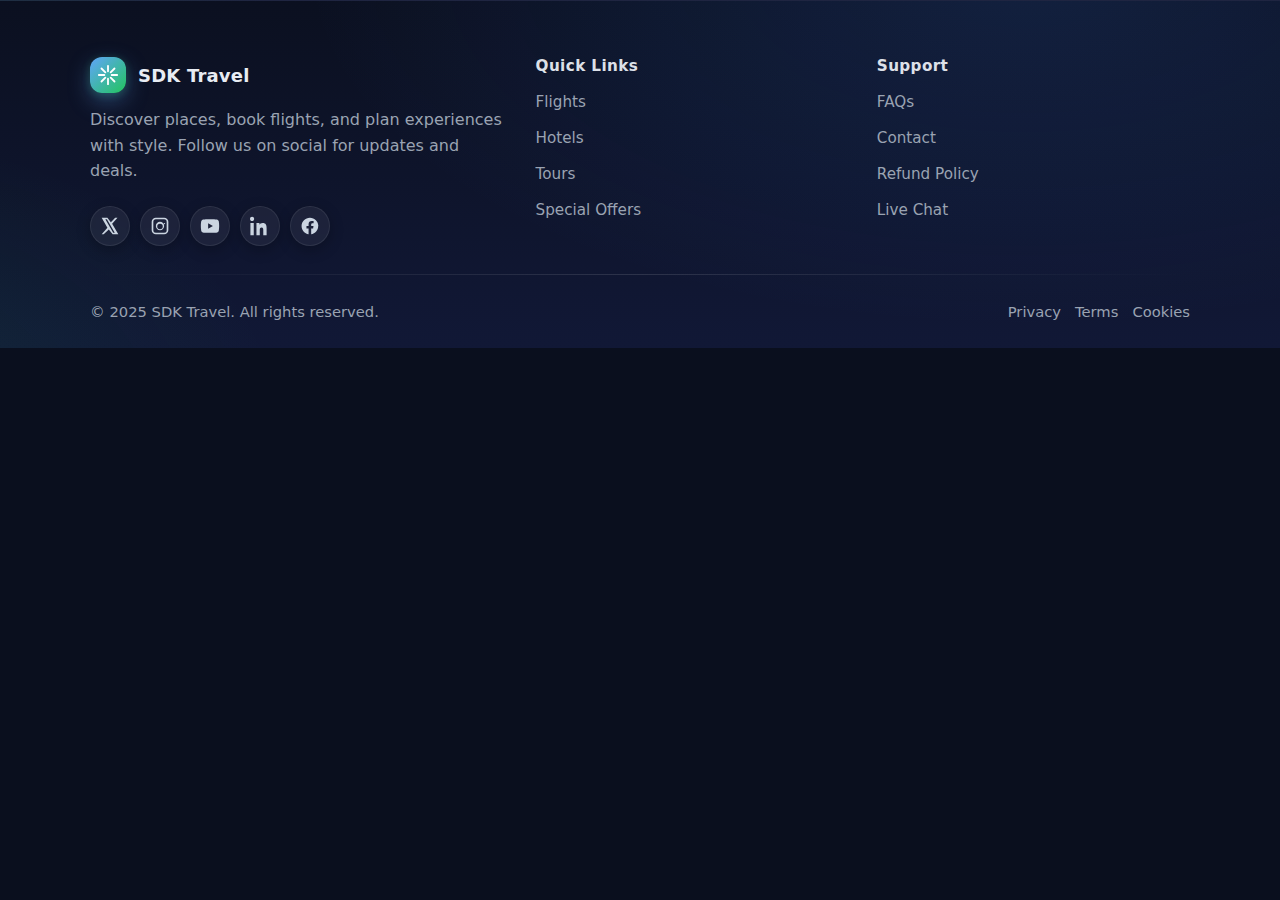
<file: HTML/ff.html>
<!DOCTYPE html>
<html lang="en">
<head>
  <meta charset="UTF-8" />
  <meta name="viewport" content="width=device-width, initial-scale=1.0" />
  <title>Beautiful Footer – HTML & CSS Only</title>
  <style>
    :root{
      --bg:#0b1020;
      --bg2:#111836;
      --text:#e8ecf3;
      --muted:#9aa3b2;
      --accent:#60a5fa;
      --ring: rgba(96,165,250,.35);
    }

    *{box-sizing:border-box}
    body{margin:0; font-family:ui-sans-serif, system-ui, -apple-system, Segoe UI, Roboto, "Helvetica Neue", Arial, "Noto Sans", "Apple Color Emoji", "Segoe UI Emoji"; color:var(--text); background:#0a0f1e;}

    /* ===== Footer ===== */
    footer.footer{
      background: radial-gradient(1200px 600px at 80% -10%, rgba(59,130,246,.15), transparent 60%),
                  radial-gradient(900px 500px at -20% 120%, rgba(34,197,94,.12), transparent 60%),
                  linear-gradient(180deg, var(--bg), var(--bg2));
      position: relative;
      overflow:hidden;
      padding: 56px 20px 28px;
      border-top: 1px solid rgba(255,255,255,.06);
      isolation:isolate;
    }

    .container{max-width:1100px; margin-inline:auto;}

    .footer-top{
      display:grid;
      grid-template-columns: 1.2fr .9fr .9fr;
      gap: 28px;
    }

    /* Brand */
    .brand{
      display:flex; flex-direction:column; gap:14px;
    }
    .logo{
      display:inline-flex; align-items:center; gap:12px; text-decoration:none; color:var(--text);
      font-weight:700; font-size:1.125rem; letter-spacing:.2px;
    }
    .logo-mark{
      inline-size:36px; block-size:36px; border-radius:12px; display:grid; place-items:center;
      background: linear-gradient(135deg, #60a5fa, #22c55e);
      box-shadow: 0 8px 22px rgba(96,165,250,.35), 0 2px 8px rgba(34,197,94,.25);
    }
    .brand p{margin:0; color:var(--muted); line-height:1.6;}

    /* Links */
    .footer-col h4{margin:0 0 14px; font-size:0.95rem; letter-spacing:.4px; opacity:.95}
    .footer-links{list-style:none; padding:0; margin:0; display:grid; gap:10px}
    .footer-links a{
      color:var(--muted); text-decoration:none; font-size:.95rem; transition:.25s ease;
      padding:4px 0; border-radius:8px; display:inline-flex; align-items:center; gap:10px;
    }
    .footer-links a:hover{ color:var(--text); transform: translateX(3px); }

    /* Socials */
    .socials{display:flex; gap:10px; margin-top:8px}
    .socials a{
      inline-size:40px; block-size:40px; display:grid; place-items:center; border-radius:50%;
      background: rgba(255,255,255,.06); border:1px solid rgba(255,255,255,.08);
      text-decoration:none; transition: transform .25s ease, box-shadow .25s ease, background .25s ease;
      backdrop-filter: blur(4px);
      box-shadow: 0 4px 14px rgba(0,0,0,.25);
    }
    .socials a:hover{ transform:translateY(-3px); box-shadow:0 10px 24px rgba(0,0,0,.35); background:rgba(255,255,255,.12); }
    .socials svg{width:20px; height:20px; fill:currentColor; color:#cbd5e1}

    /* Divider & bottom */
    .divider{height:1px; background:linear-gradient(90deg, transparent, rgba(255,255,255,.12), transparent); margin:28px 0}

    .footer-bottom{
      display:flex; align-items:center; justify-content:space-between; gap:16px; color:var(--muted); font-size:.92rem;
    }

    .policy{display:flex; gap:14px; flex-wrap:wrap}
    .policy a{ color:var(--muted); text-decoration:none; transition:.2s; }
    .policy a:hover{ color:var(--text) }

    /* Responsive */
    @media (max-width:900px){
      .footer-top{ grid-template-columns:1fr 1fr; }
    }
    @media (max-width:640px){
      footer.footer{ padding: 44px 16px 24px; }
      .footer-top{ grid-template-columns:1fr; }
      .footer-bottom{ flex-direction:column; align-items:flex-start; }
    }
  </style>
</head>
<body>

  <!-- ===== Your page content would go here ===== -->

  <footer class="footer">
    <div class="container">
      <div class="footer-top">
        <div class="brand">
          <a class="logo" href="#" aria-label="Brand home">
            <span class="logo-mark" aria-hidden="true">
              <!-- Simple spark logo -->
              <svg viewBox="0 0 24 24" width="22" height="22" fill="none" stroke="white" stroke-width="2" stroke-linecap="round" stroke-linejoin="round" aria-hidden="true">
                <path d="M12 2v6M12 16v6M4.9 4.9l4.2 4.2M14.9 14.9l4.2 4.2M2 12h6M16 12h6M4.9 19.1l4.2-4.2M14.9 9.1l4.2-4.2"/>
              </svg>
            </span>
            <span>SDK Travel</span>
          </a>
          <p>Discover places, book flights, and plan experiences with style. Follow us on social for updates and deals.</p>

          <div class="socials" aria-label="Social media">
            <a href="#" aria-label="Follow on X/Twitter">
              <!-- X / Twitter -->
              <svg viewBox="0 0 24 24" aria-hidden="true"><path d="M18.244 2H21l-6.44 7.37L22 22h-6.9l-4.52-5.88L4.4 22H2l6.88-7.87L2 2h6.9l4.1 5.35L18.244 2Zm-2.42 18h1.88L8.3 4H6.42l9.404 16Z"/></svg>
            </a>
            <a href="#" aria-label="Follow on Instagram">
              <!-- Instagram -->
              <svg viewBox="0 0 24 24" aria-hidden="true"><path d="M7 2h10a5 5 0 0 1 5 5v10a5 5 0 0 1-5 5H7a5 5 0 0 1-5-5V7a5 5 0 0 1 5-5Zm0 2a3 3 0 0 0-3 3v10a3 3 0 0 0 3 3h10a3 3 0 0 0 3-3V7a3 3 0 0 0-3-3H7Zm5 3a5 5 0 1 1 0 10 5 5 0 0 1 0-10Zm0 2.2A2.8 2.8 0 1 0 12 15.8 2.8 2.8 0 0 0 12 9.2Zm5.35-.95a.85.85 0 1 1 0 1.7.85.85 0 0 1 0-1.7Z"/></svg>
            </a>
            <a href="#" aria-label="Subscribe on YouTube">
              <!-- YouTube -->
              <svg viewBox="0 0 24 24" aria-hidden="true"><path d="M22.54 6.42a3 3 0 0 0-2.1-2.12C18.82 3.8 12 3.8 12 3.8s-6.82 0-8.44.5A3 3 0 0 0 1.46 6.4 31.5 31.5 0 0 0 1 12a31.5 31.5 0 0 0 .46 5.58 3 3 0 0 0 2.1 2.12c1.62.5 8.44.5 8.44.5s6.82 0 8.44-.5a3 3 0 0 0 2.1-2.12c.3-1.84.46-3.7.46-5.58s-.16-3.74-.46-5.58ZM9.75 8.75 15.5 12l-5.75 3.25V8.75Z"/></svg>
            </a>
            <a href="#" aria-label="Connect on LinkedIn">
              <!-- LinkedIn -->
              <svg viewBox="0 0 24 24" aria-hidden="true"><path d="M4.98 3.5C4.98 4.88 3.86 6 2.5 6S0 4.88 0 3.5 1.12 1 2.5 1 5 2.12 5 3.5ZM.5 8.5h4V23h-4V8.5Zm7 0h3.84v1.98h.05c.53-1 1.83-2.05 3.77-2.05 4.03 0 4.77 2.65 4.77 6.09V23h-4v-5.9c0-1.4-.02-3.2-1.95-3.2-1.95 0-2.25 1.52-2.25 3.1V23h-4V8.5Z"/></svg>
            </a>
            <a href="#" aria-label="Join us on Facebook">
              <!-- Facebook -->
              <svg viewBox="0 0 24 24" aria-hidden="true"><path d="M22 12.06C22 6.48 17.52 2 11.94 2S1.88 6.48 1.88 12.06C1.88 17.04 5.54 21.1 10.3 22v-7.03H7.76v-2.9h2.54V9.83c0-2.5 1.49-3.88 3.77-3.88 1.09 0 2.23.19 2.23.19v2.45h-1.26c-1.24 0-1.62.77-1.62 1.57v1.88h2.76l-.44 2.9h-2.32V22c4.76-0.9 8.42-4.96 8.42-9.94Z"/></svg>
            </a>
          </div>
        </div>

        <div class="footer-col">
          <h4>Quick Links</h4>
          <ul class="footer-links">
            <li><a href="#">Flights</a></li>
            <li><a href="#">Hotels</a></li>
            <li><a href="#">Tours</a></li>
            <li><a href="#">Special Offers</a></li>
          </ul>
        </div>

        <div class="footer-col">
          <h4>Support</h4>
          <ul class="footer-links">
            <li><a href="#">FAQs</a></li>
            <li><a href="#">Contact</a></li>
            <li><a href="#">Refund Policy</a></li>
            <li><a href="#">Live Chat</a></li>
          </ul>
        </div>
      </div>

      <div class="divider" role="separator" aria-hidden="true"></div>

      <div class="footer-bottom">
        <div>© <span id="year">2025</span> SDK Travel. All rights reserved.</div>
        <div class="policy">
          <a href="#">Privacy</a>
          <a href="#">Terms</a>
          <a href="#">Cookies</a>
        </div>
      </div>
    </div>
  </footer>

</body>
</html>
</file>
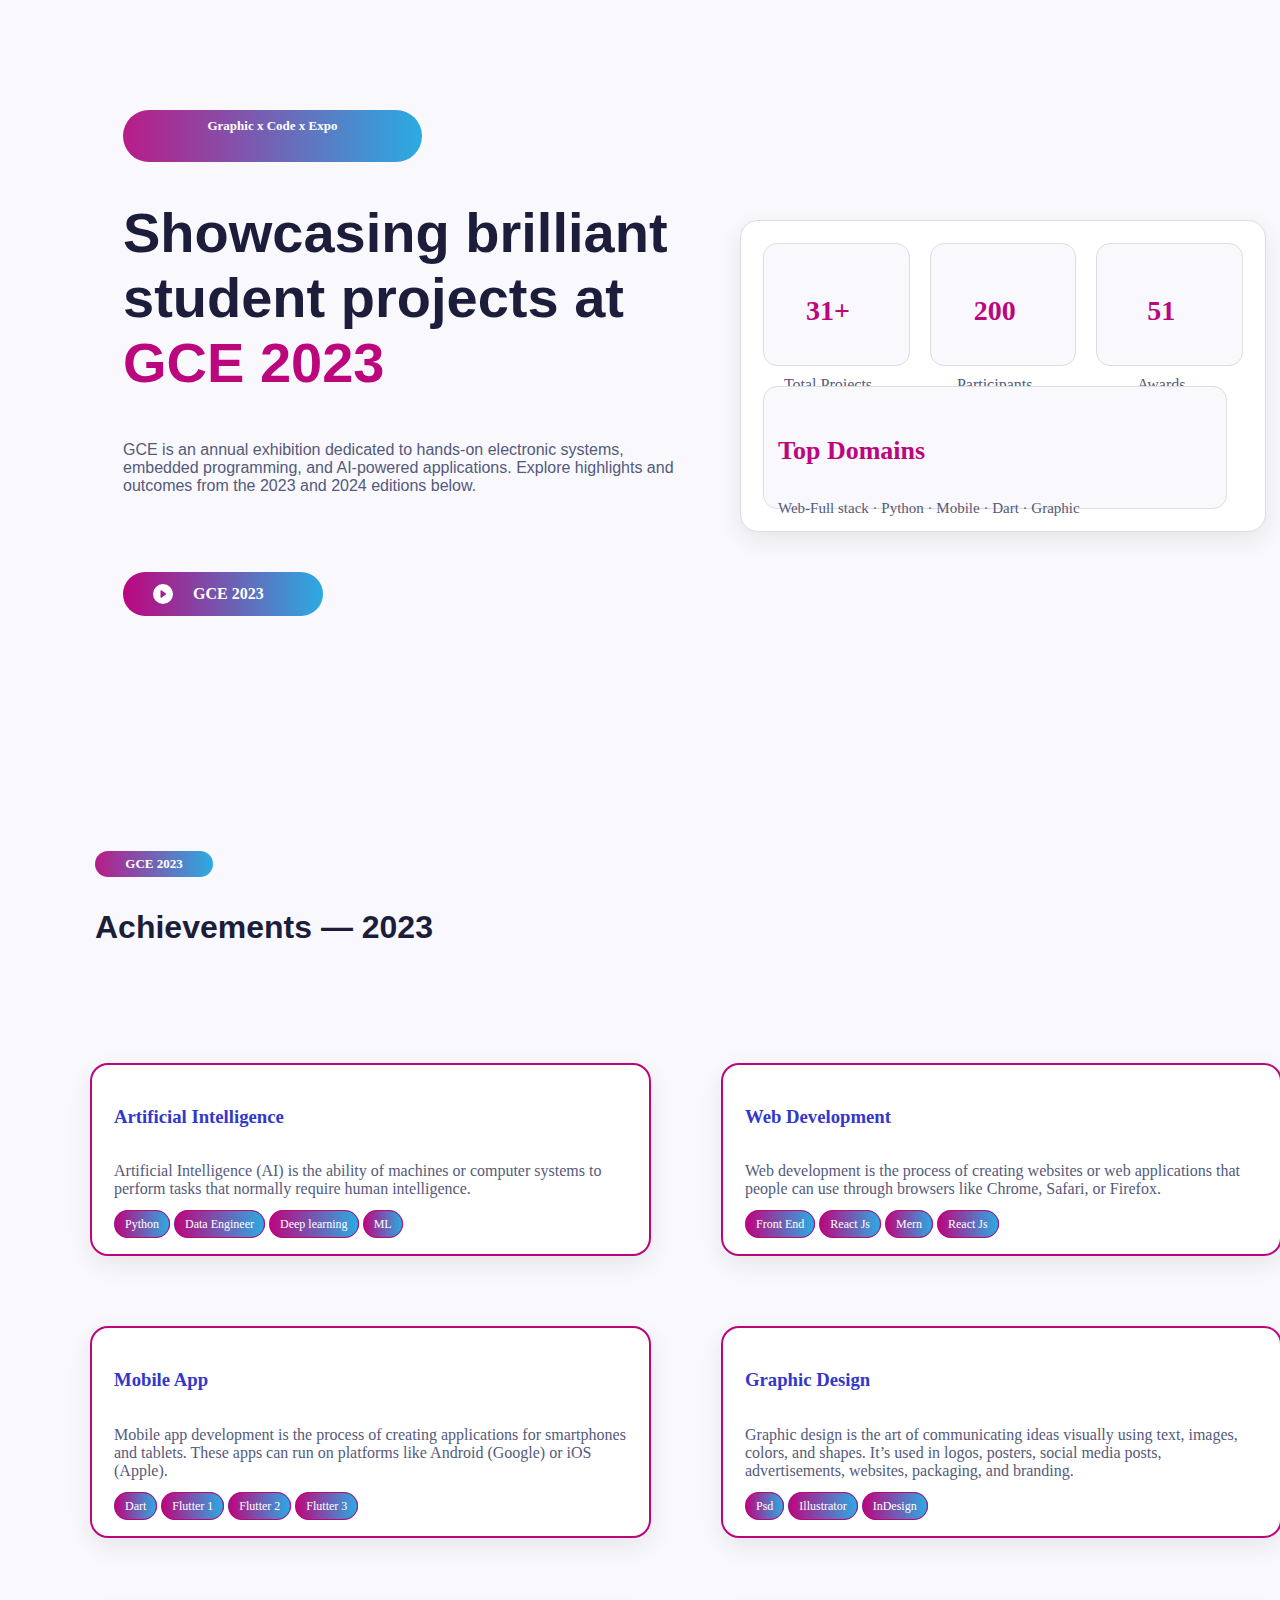
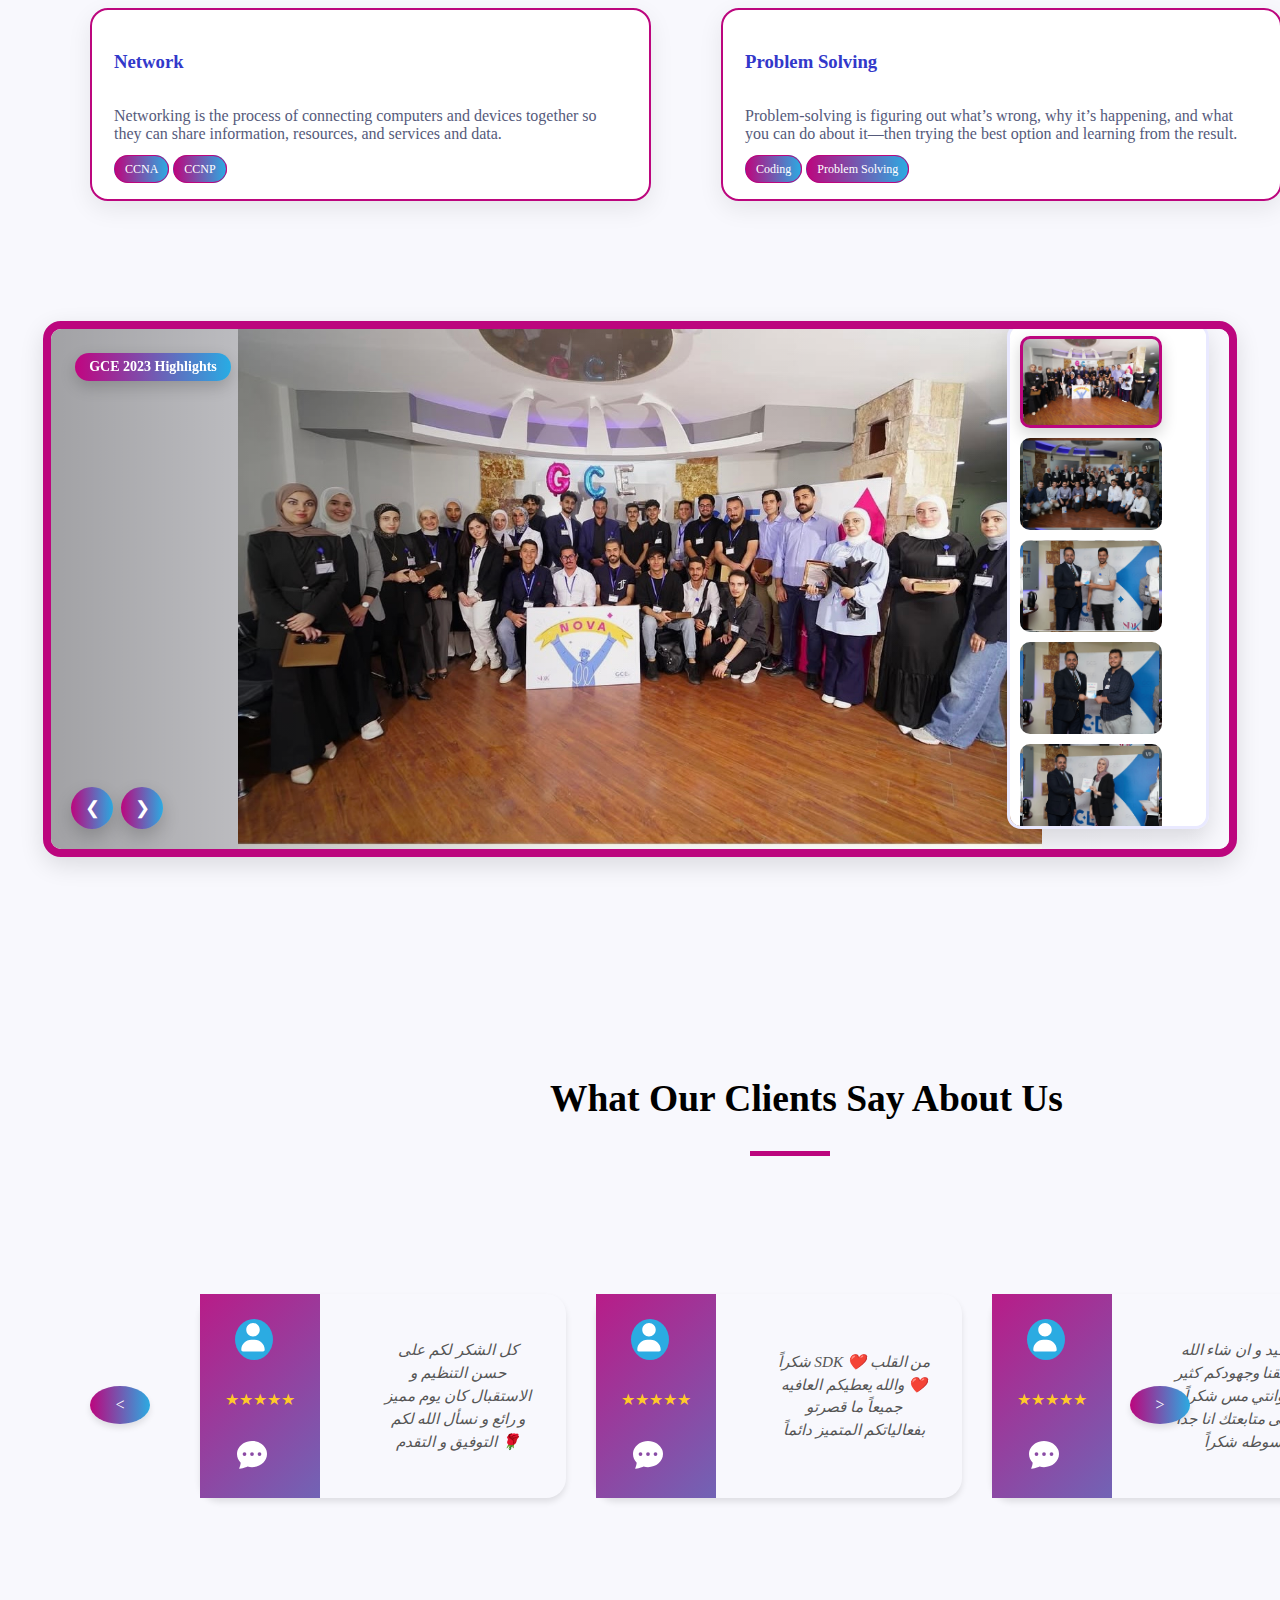
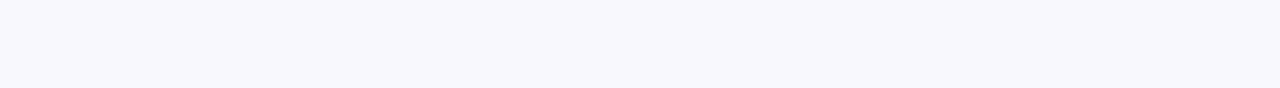
<file: HTML/GCE-2023.html>
<!DOCTYPE html>
<html lang="en">
<head>
    <meta charset="UTF-8">
    <meta name="viewport" content="width=device-width, initial-scale=1.0">
    <title>GCE 2023</title>

    <link href="https://cdn.jsdelivr.net/npm/bootstrap@5.0.2/dist/css/bootstrap.min.css" rel="stylesheet" integrity="sha384-EVSTQN3/azprG1Anm3QDgpJLIm9Nao0Yz1ztcQTwFspd3yD65VohhpuuCOmLASjC" crossorigin="anonymous">
    <link rel="stylesheet" href="https://cdnjs.cloudflare.com/ajax/libs/font-awesome/6.4.0/css/all.min.css">
    <link rel="stylesheet" href="../CSS/GCE.css">


</head>
<body>
    

<div id="maingrid-header">

<div id="gridone-header">

    <div class="summary">Graphic x Code x Expo</div>

<h1>Showcasing brilliant student projects at <span> GCE 2023 </span></h1>
<p>GCE is an annual exhibition dedicated to hands-on electronic systems, embedded programming, and AI-powered applications. Explore highlights and outcomes from the 2023 and 2024 editions below.</p>

<div class="reels">

<svg xmlns="http://www.w3.org/2000/svg" width="16" height="16" fill="currentColor" class="bi bi-play-circle-fill" viewBox="0 0 16 16">
  <path d="M16 8A8 8 0 1 1 0 8a8 8 0 0 1 16 0M6.79 5.093A.5.5 0 0 0 6 5.5v5a.5.5 0 0 0 .79.407l3.5-2.5a.5.5 0 0 0 0-.814z"/>
</svg>
<a href="https://www.facebook.com/reel/706728358173767" >GCE 2023</a>

</div>

</div>



<div id="gridtwo-header">


<div id="grid-static">

    <div id="static-one">

<div class="static-number">
    <h4>31+</h4>
    <p>Total Projects</p>
</div>

<div class="static-number">
    <h4>200</h4>
    <p>Participants</p>
</div>

<div class="static-number">
    <h4>51</h4>
    <p>Awards </p>
</div>

    </div>

<div class="static-domain">
    <h4>Top Domains</h4>
    <p>Web-Full stack · Python · Mobile · Dart · Graphic </p>
</div>

</div>


</div>


</div>


<div id="title-achevment">

<div class="gce-title">

<div class="gce-year">GCE 2023</div>
<h3>Achievements — 2023</h3>

</div>



</div>


<div id="grid-2023">

<div class="pre-project">

<h3>Artificial Intelligence</h3>

<p>Artificial Intelligence (AI) is the ability of machines or computer systems to perform tasks that normally require human intelligence.</p>

<div class="skill-badge">
    <span>Python</span>
    <span>Data Engineer</span>
    <span>Deep learning</span>
    <span>ML</span>
</div>

</div>

<div class="pre-project">

<h3>Web Development</h3>

<p>Web development is the process of creating websites or web applications that people can use through browsers like Chrome, Safari, or Firefox.</p>

<div class="skill-badge">
    <span>Front End</span>
    <span>React Js</span>
    <span>Mern</span>
    <span>React Js</span>
</div>

</div>

<div class="pre-project">

<h3>Mobile App</h3>

<p>Mobile app development is the process of creating applications for smartphones and tablets.
These apps can run on platforms like Android (Google) or iOS (Apple).</p>

<div class="skill-badge">
    <span>Dart</span>
    <span>Flutter 1</span>
    <span>Flutter 2</span>
    <span>Flutter 3</span>
</div>

</div>

<div class="pre-project">

<h3>Graphic Design</h3>

<p>Graphic design is the art of communicating ideas visually using text, images, colors, and shapes.
It’s used in logos, posters, social media posts, advertisements, websites, packaging, and branding.</p>

<div class="skill-badge">
    <span>Psd</span>
    <span>Illustrator</span>
    <span>InDesign</span>

</div>

</div>

<div class="pre-project" >

<h3>Network</h3>

<p>Networking is the process of connecting computers and devices together so they can share information, resources, and services and data.</p>

<div class="skill-badge">
    <span>CCNA</span>
    <span>CCNP</span>
</div>

</div>

<div class="pre-project" >

<h3>Problem Solving</h3>

<p>Problem-solving is figuring out what’s wrong, why it’s happening, and what you can do about it—then trying the best option and learning from the result.</p>

<div class="skill-badge">
    <span>Coding</span>
    <span>Problem Solving</span>
</div>

</div>




</div>





<div class="hero-gallery">
  <div class="hero-bg" id="heroBg">
    <div class="hero-overlay"></div>

    <div class="hero-badge">GCE 2023 Highlights</div>
  </div>


  <div class="thumb-rail" id="thumbRail"></div>


  <button class="chev prev" id="heroPrev" aria-label="Previous">❮</button>
  <button class="chev next" id="heroNext" aria-label="Next">❯</button>
</div>




<div id="review">

<div id="header-review">
<h2>What Our Clients Say About Us</h2>
<div id="line"></div>
</div>




<div id="arrow">

<div id="left-arrow"> < </div>
<div id="right-arrow">> </div>

</div>

<div id="review-card">

<div class="feedback-card">

<div class="part1-card">

<div class="bg-profile">
<svg xmlns="http://www.w3.org/2000/svg" viewBox="0 0 640 640"><!--!Font Awesome Free v7.0.0 by @fontawesome - https://fontawesome.com License - https://fontawesome.com/license/free Copyright 2025 Fonticons, Inc.--><path fill="#ffffff" d="M320 312C386.3 312 440 258.3 440 192C440 125.7 386.3 72 320 72C253.7 72 200 125.7 200 192C200 258.3 253.7 312 320 312zM290.3 368C191.8 368 112 447.8 112 546.3C112 562.7 125.3 576 141.7 576L498.3 576C514.7 576 528 562.7 528 546.3C528 447.8 448.2 368 349.7 368L290.3 368z"/></svg>
</div>

<div class="star">
★★★★★
</div>

<div class="comment-icon">
<svg xmlns="http://www.w3.org/2000/svg" width="16" height="16" fill="currentColor" class="bi bi-chat-dots-fill" viewBox="0 0 16 16">
  <path d="M16 8c0 3.866-3.582 7-8 7a9 9 0 0 1-2.347-.306c-.584.296-1.925.864-4.181 1.234-.2.032-.352-.176-.273-.362.354-.836.674-1.95.77-2.966C.744 11.37 0 9.76 0 8c0-3.866 3.582-7 8-7s8 3.134 8 7M5 8a1 1 0 1 0-2 0 1 1 0 0 0 2 0m4 0a1 1 0 1 0-2 0 1 1 0 0 0 2 0m3 1a1 1 0 1 0 0-2 1 1 0 0 0 0 2"/>
</svg>
</div>


</div>

<div class="part2-card">
<p>
    كل الشكر لكم على حسن التنظيم و الاستقبال كان يوم مميز و رائع و نسأل الله لكم التوفيق و التقدم 🌹
</p>
</div>

    
</div>

<div class="feedback-card">

<div class="part1-card">

<div class="bg-profile">
<svg xmlns="http://www.w3.org/2000/svg" viewBox="0 0 640 640"><!--!Font Awesome Free v7.0.0 by @fontawesome - https://fontawesome.com License - https://fontawesome.com/license/free Copyright 2025 Fonticons, Inc.--><path fill="#ffffff" d="M320 312C386.3 312 440 258.3 440 192C440 125.7 386.3 72 320 72C253.7 72 200 125.7 200 192C200 258.3 253.7 312 320 312zM290.3 368C191.8 368 112 447.8 112 546.3C112 562.7 125.3 576 141.7 576L498.3 576C514.7 576 528 562.7 528 546.3C528 447.8 448.2 368 349.7 368L290.3 368z"/></svg>
</div>

<div class="star">
★★★★★
</div>

<div class="comment-icon">
<svg xmlns="http://www.w3.org/2000/svg" width="16" height="16" fill="currentColor" class="bi bi-chat-dots-fill" viewBox="0 0 16 16">
  <path d="M16 8c0 3.866-3.582 7-8 7a9 9 0 0 1-2.347-.306c-.584.296-1.925.864-4.181 1.234-.2.032-.352-.176-.273-.362.354-.836.674-1.95.77-2.966C.744 11.37 0 9.76 0 8c0-3.866 3.582-7 8-7s8 3.134 8 7M5 8a1 1 0 1 0-2 0 1 1 0 0 0 2 0m4 0a1 1 0 1 0-2 0 1 1 0 0 0 2 0m3 1a1 1 0 1 0 0-2 1 1 0 0 0 0 2"/>
</svg>
</div>


</div>

<div class="part2-card">
<p>
    شكراً SDK من القلب ❤️❤️ والله يعطيكم العافيه جميعاً ما قصرتو بفعالياتكم المتميز دائماً
</p>
</div>

    
</div>


<div class="feedback-card">

<div class="part1-card">

<div class="bg-profile">
<svg xmlns="http://www.w3.org/2000/svg" viewBox="0 0 640 640"><!--!Font Awesome Free v7.0.0 by @fontawesome - https://fontawesome.com License - https://fontawesome.com/license/free Copyright 2025 Fonticons, Inc.--><path fill="#ffffff" d="M320 312C386.3 312 440 258.3 440 192C440 125.7 386.3 72 320 72C253.7 72 200 125.7 200 192C200 258.3 253.7 312 320 312zM290.3 368C191.8 368 112 447.8 112 546.3C112 562.7 125.3 576 141.7 576L498.3 576C514.7 576 528 562.7 528 546.3C528 447.8 448.2 368 349.7 368L290.3 368z"/></svg>
</div>

<div class="star">
★★★★★
</div>

<div class="comment-icon">
<svg xmlns="http://www.w3.org/2000/svg" width="16" height="16" fill="currentColor" class="bi bi-chat-dots-fill" viewBox="0 0 16 16">
  <path d="M16 8c0 3.866-3.582 7-8 7a9 9 0 0 1-2.347-.306c-.584.296-1.925.864-4.181 1.234-.2.032-.352-.176-.273-.362.354-.836.674-1.95.77-2.966C.744 11.37 0 9.76 0 8c0-3.866 3.582-7 8-7s8 3.134 8 7M5 8a1 1 0 1 0-2 0 1 1 0 0 0 2 0m4 0a1 1 0 1 0-2 0 1 1 0 0 0 2 0m3 1a1 1 0 1 0 0-2 1 1 0 0 0 0 2"/>
</svg>
</div>


</div>

<div class="part2-card">
<p>
    تمام اكيد و ان شاء الله الله يوفقنا وجهودكم كثير معي وانتي مس شكراً كثير على متابعتك انا جدا مبسوطه شكراً
</p>
</div>

    
</div>

</div>



</div>




</div>





<script src="../JS/GCE-2023.js"></script>

</body>
</html>
</file>
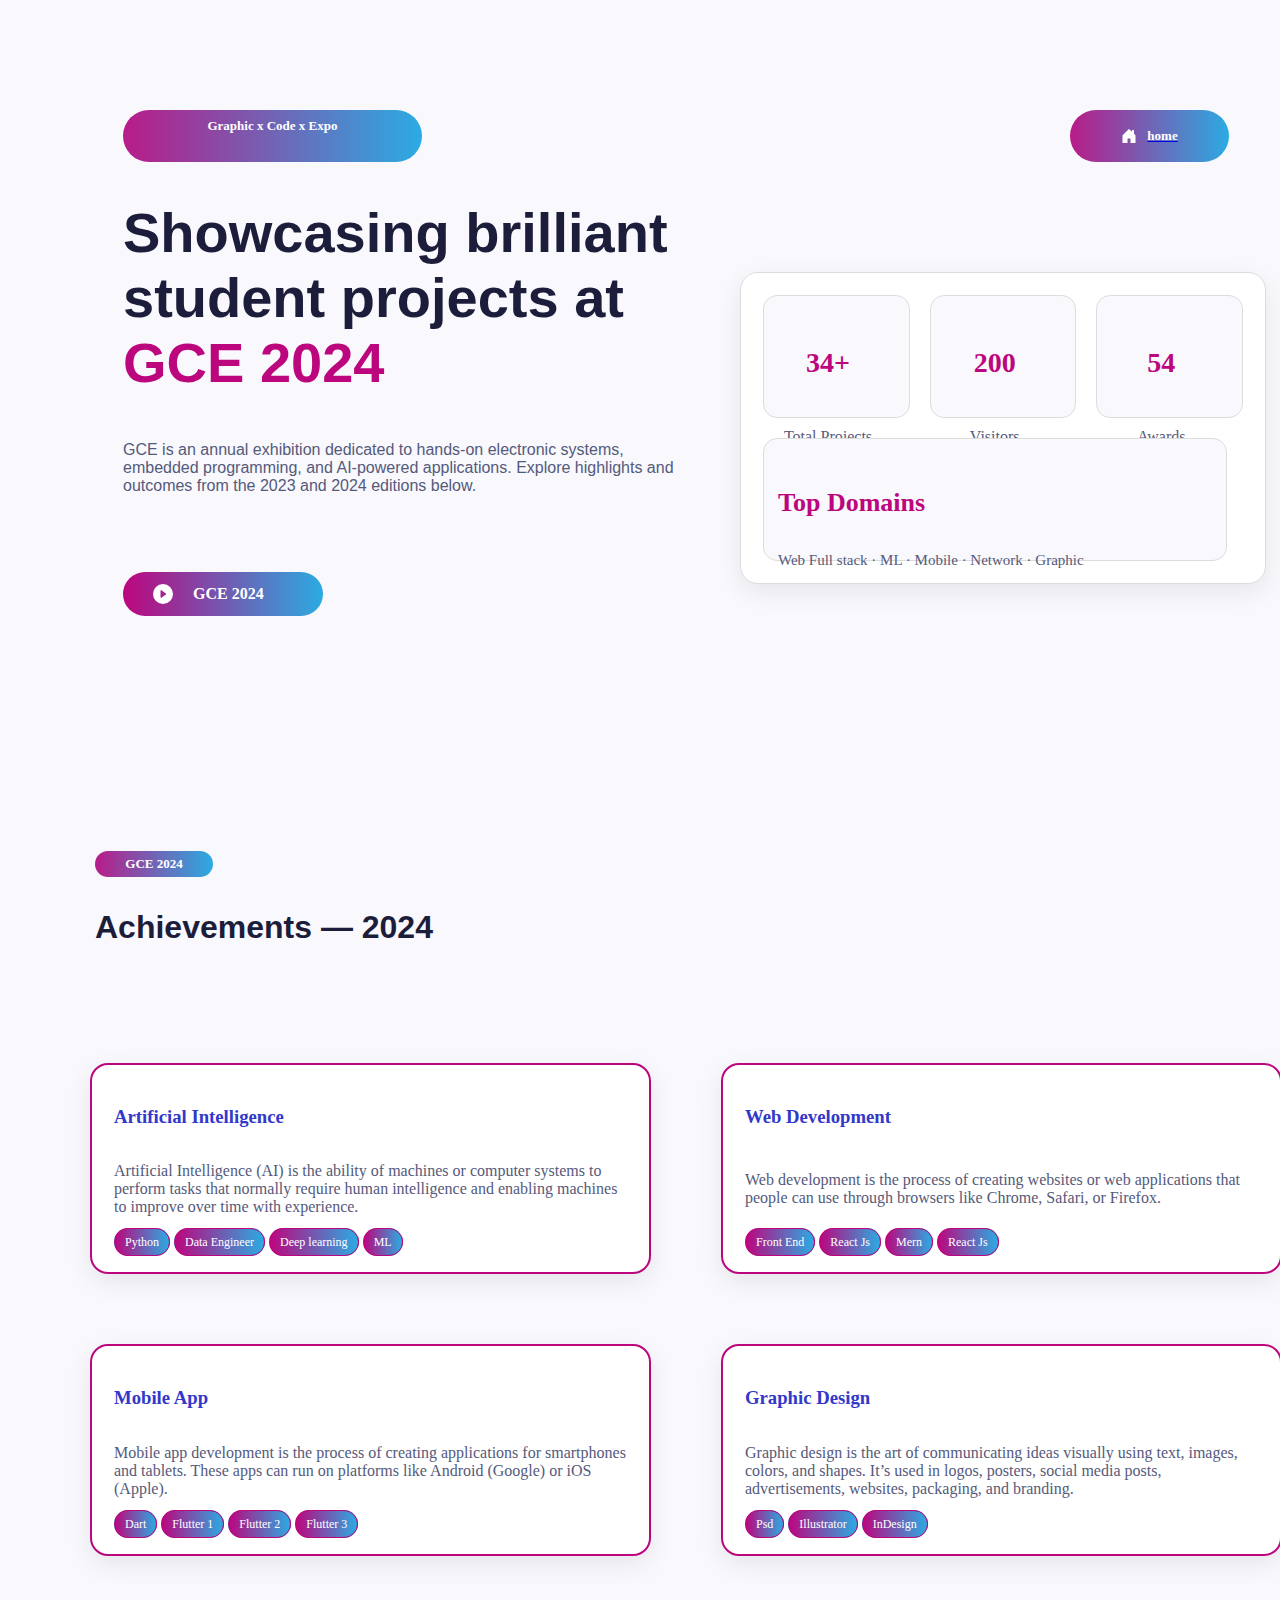
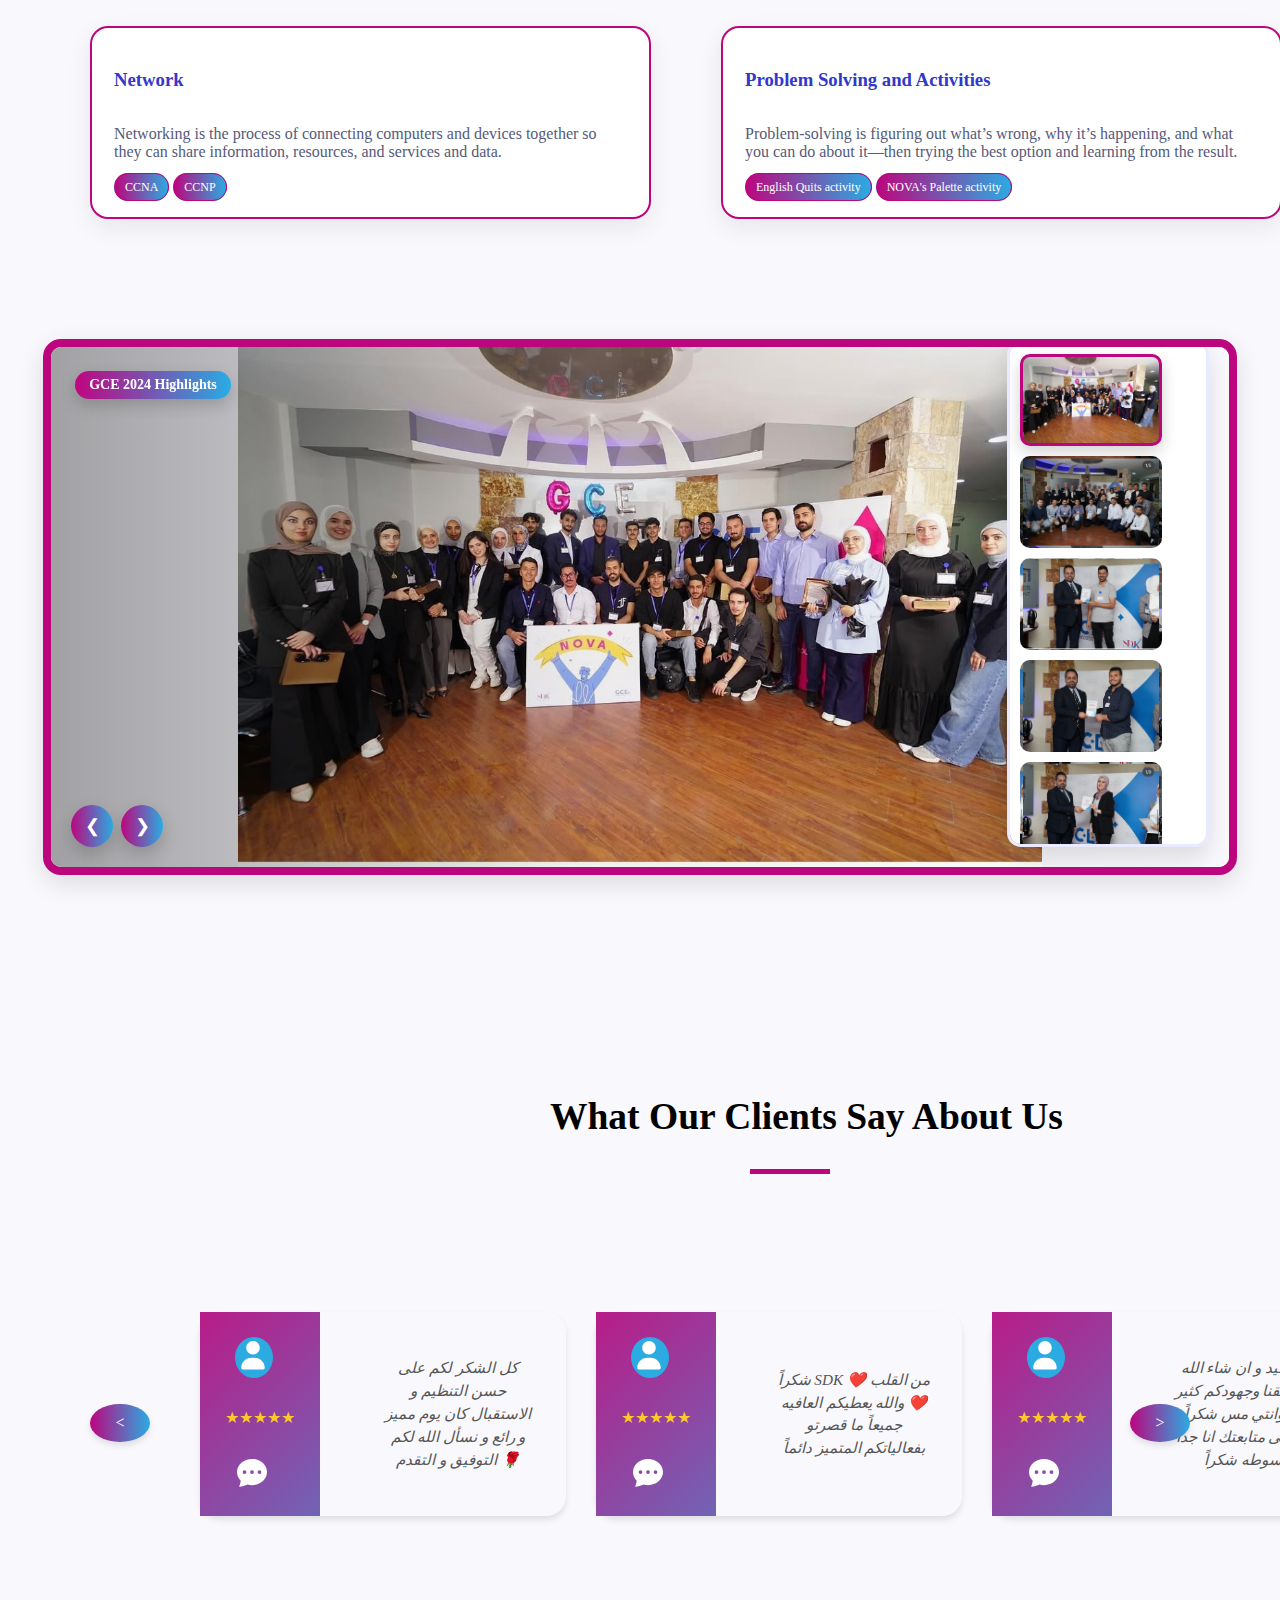
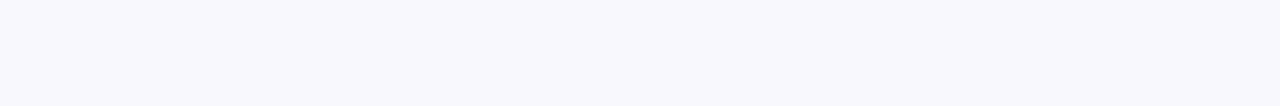
<file: HTML/GCE-2024.html>
<!DOCTYPE html>
<html lang="en">
<head>
    <meta charset="UTF-8">
    <meta name="viewport" content="width=device-width, initial-scale=1.0">
    <title>GCE 2024</title>

    <link href="https://cdn.jsdelivr.net/npm/bootstrap@5.0.2/dist/css/bootstrap.min.css" rel="stylesheet" integrity="sha384-EVSTQN3/azprG1Anm3QDgpJLIm9Nao0Yz1ztcQTwFspd3yD65VohhpuuCOmLASjC" crossorigin="anonymous">
    <link rel="stylesheet" href="https://cdnjs.cloudflare.com/ajax/libs/font-awesome/6.4.0/css/all.min.css">
    <link rel="stylesheet" href="../CSS/GCE.css">


</head>
<body>
    

<div id="maingrid-header">

<div id="gridone-header">

    <div class="summary">Graphic x Code x Expo</div>

<h1>Showcasing brilliant student projects at <span> GCE 2024 </span></h1>
<p>GCE is an annual exhibition dedicated to hands-on electronic systems, embedded programming, and AI-powered applications. Explore highlights and outcomes from the 2023 and 2024 editions below.</p>

<div class="reels">

<svg xmlns="http://www.w3.org/2000/svg" width="16" height="16" fill="currentColor" class="bi bi-play-circle-fill" viewBox="0 0 16 16">
  <path d="M16 8A8 8 0 1 1 0 8a8 8 0 0 1 16 0M6.79 5.093A.5.5 0 0 0 6 5.5v5a.5.5 0 0 0 .79.407l3.5-2.5a.5.5 0 0 0 0-.814z"/>
</svg>
<a href="https://www.instagram.com/reel/DAl1o2Ju4wN/?igsh=MWNoank0cTdrODdwYw==" >GCE 2024</a>

</div>

</div>



<div id="gridtwo-header">


  <a href="../index.html">

    <div class="btn-home">
        <svg xmlns="http://www.w3.org/2000/svg" width="16" height="16" fill="currentColor" class="bi bi-house-door-fill" viewBox="0 0 16 16">
        <path d="M6.5 14.5v-3.505c0-.245.25-.495.5-.495h2c.25 0 .5.25.5.5v3.5a.5.5 0 0 0 .5.5h4a.5.5 0 0 0 .5-.5v-7a.5.5 0 0 0-.146-.354L13 5.793V2.5a.5.5 0 0 0-.5-.5h-1a.5.5 0 0 0-.5.5v1.293L8.354 1.146a.5.5 0 0 0-.708 0l-6 6A.5.5 0 0 0 1.5 7.5v7a.5.5 0 0 0 .5.5h4a.5.5 0 0 0 .5-.5"/>
        </svg>
        
        <span>home</span>  
    </div>

    </a>


<div id="grid-static">

    <div id="static-one">

<div class="static-number">
    <h4>34+</h4>
    <p>Total Projects</p>
</div>

<div class="static-number">
    <h4>200</h4>
    <p>Visitors</p>
</div>

<div class="static-number">
    <h4>54</h4>
    <p>Awards </p>
</div>

    </div>

<div class="static-domain">
    <h4>Top Domains</h4>
    <p>Web Full stack · ML · Mobile · Network · Graphic </p>
</div>

</div>


</div>


</div>


<div id="title-achevment">

<div class="gce-title">

<div class="gce-year">GCE 2024</div>
<h3>Achievements — 2024</h3>

</div>



</div>


<div id="grid-2023">

<div class="pre-project">

<h3>Artificial Intelligence</h3>

<p>Artificial Intelligence (AI) is the ability of machines or computer systems to perform tasks that normally require human intelligence and enabling machines to improve over time with experience.</p>

<div class="skill-badge">
    <span>Python</span>
    <span>Data Engineer</span>
    <span>Deep learning</span>
    <span>ML</span>
</div>

</div>

<div class="pre-project">

<h3>Web Development</h3>

<p>Web development is the process of creating websites or web applications that people can use through browsers like Chrome, Safari, or Firefox.</p>

<div class="skill-badge">
    <span>Front End</span>
    <span>React Js</span>
    <span>Mern</span>
    <span>React Js</span>
</div>

</div>

<div class="pre-project">

<h3>Mobile App</h3>

<p>Mobile app development is the process of creating applications for smartphones and tablets.
These apps can run on platforms like Android (Google) or iOS (Apple).</p>

<div class="skill-badge">
    <span>Dart</span>
    <span>Flutter 1</span>
    <span>Flutter 2</span>
    <span>Flutter 3</span>
</div>

</div>

<div class="pre-project">

<h3>Graphic Design</h3>

<p>Graphic design is the art of communicating ideas visually using text, images, colors, and shapes.
It’s used in logos, posters, social media posts, advertisements, websites, packaging, and branding.</p>

<div class="skill-badge">
    <span>Psd</span>
    <span>Illustrator</span>
    <span>InDesign</span>

</div>

</div>

<div class="pre-project" >

<h3>Network</h3>

<p>Networking is the process of connecting computers and devices together so they can share information, resources, and services and data.</p>

<div class="skill-badge">
    <span>CCNA</span>
    <span>CCNP</span>
</div>

</div>

<div class="pre-project" >

<h3>Problem Solving and Activities</h3>

<p>Problem-solving is figuring out what’s wrong, why it’s happening, and what you can do about it—then trying the best option and learning from the result.</p>

<div class="skill-badge">

    <span>English Quits activity</span>
    <span>NOVA's Palette activity</span>
</div>

</div>




</div>




<div class="hero-gallery">
  <div class="hero-bg" id="heroBg">
    <div class="hero-overlay"></div>

    <div class="hero-badge">GCE 2024 Highlights</div>
  </div>


  <div class="thumb-rail" id="thumbRail"></div>


  <button class="chev prev" id="heroPrev" aria-label="Previous">❮</button>
  <button class="chev next" id="heroNext" aria-label="Next">❯</button>
</div>




<div id="review">

<div id="header-review">
<h2>What Our Clients Say About Us</h2>
<div id="line"></div>
</div>




<div id="arrow">

<div id="left-arrow"> < </div>
<div id="right-arrow">> </div>

</div>

<div id="review-card">

<div class="feedback-card">

<div class="part1-card">

<div class="bg-profile">
<svg xmlns="http://www.w3.org/2000/svg" viewBox="0 0 640 640"><!--!Font Awesome Free v7.0.0 by @fontawesome - https://fontawesome.com License - https://fontawesome.com/license/free Copyright 2025 Fonticons, Inc.--><path fill="#ffffff" d="M320 312C386.3 312 440 258.3 440 192C440 125.7 386.3 72 320 72C253.7 72 200 125.7 200 192C200 258.3 253.7 312 320 312zM290.3 368C191.8 368 112 447.8 112 546.3C112 562.7 125.3 576 141.7 576L498.3 576C514.7 576 528 562.7 528 546.3C528 447.8 448.2 368 349.7 368L290.3 368z"/></svg>
</div>

<div class="star">
★★★★★
</div>

<div class="comment-icon">
<svg xmlns="http://www.w3.org/2000/svg" width="16" height="16" fill="currentColor" class="bi bi-chat-dots-fill" viewBox="0 0 16 16">
  <path d="M16 8c0 3.866-3.582 7-8 7a9 9 0 0 1-2.347-.306c-.584.296-1.925.864-4.181 1.234-.2.032-.352-.176-.273-.362.354-.836.674-1.95.77-2.966C.744 11.37 0 9.76 0 8c0-3.866 3.582-7 8-7s8 3.134 8 7M5 8a1 1 0 1 0-2 0 1 1 0 0 0 2 0m4 0a1 1 0 1 0-2 0 1 1 0 0 0 2 0m3 1a1 1 0 1 0 0-2 1 1 0 0 0 0 2"/>
</svg>
</div>


</div>

<div class="part2-card">
<p>
    كل الشكر لكم على حسن التنظيم و الاستقبال كان يوم مميز و رائع و نسأل الله لكم التوفيق و التقدم 🌹
</p>
</div>

    
</div>

<div class="feedback-card">

<div class="part1-card">

<div class="bg-profile">
<svg xmlns="http://www.w3.org/2000/svg" viewBox="0 0 640 640"><!--!Font Awesome Free v7.0.0 by @fontawesome - https://fontawesome.com License - https://fontawesome.com/license/free Copyright 2025 Fonticons, Inc.--><path fill="#ffffff" d="M320 312C386.3 312 440 258.3 440 192C440 125.7 386.3 72 320 72C253.7 72 200 125.7 200 192C200 258.3 253.7 312 320 312zM290.3 368C191.8 368 112 447.8 112 546.3C112 562.7 125.3 576 141.7 576L498.3 576C514.7 576 528 562.7 528 546.3C528 447.8 448.2 368 349.7 368L290.3 368z"/></svg>
</div>

<div class="star">
★★★★★
</div>

<div class="comment-icon">
<svg xmlns="http://www.w3.org/2000/svg" width="16" height="16" fill="currentColor" class="bi bi-chat-dots-fill" viewBox="0 0 16 16">
  <path d="M16 8c0 3.866-3.582 7-8 7a9 9 0 0 1-2.347-.306c-.584.296-1.925.864-4.181 1.234-.2.032-.352-.176-.273-.362.354-.836.674-1.95.77-2.966C.744 11.37 0 9.76 0 8c0-3.866 3.582-7 8-7s8 3.134 8 7M5 8a1 1 0 1 0-2 0 1 1 0 0 0 2 0m4 0a1 1 0 1 0-2 0 1 1 0 0 0 2 0m3 1a1 1 0 1 0 0-2 1 1 0 0 0 0 2"/>
</svg>
</div>


</div>

<div class="part2-card">
<p>
    شكراً SDK من القلب ❤️❤️ والله يعطيكم العافيه جميعاً ما قصرتو بفعالياتكم المتميز دائماً
</p>
</div>

    
</div>


<div class="feedback-card">

<div class="part1-card">

<div class="bg-profile">
<svg xmlns="http://www.w3.org/2000/svg" viewBox="0 0 640 640"><!--!Font Awesome Free v7.0.0 by @fontawesome - https://fontawesome.com License - https://fontawesome.com/license/free Copyright 2025 Fonticons, Inc.--><path fill="#ffffff" d="M320 312C386.3 312 440 258.3 440 192C440 125.7 386.3 72 320 72C253.7 72 200 125.7 200 192C200 258.3 253.7 312 320 312zM290.3 368C191.8 368 112 447.8 112 546.3C112 562.7 125.3 576 141.7 576L498.3 576C514.7 576 528 562.7 528 546.3C528 447.8 448.2 368 349.7 368L290.3 368z"/></svg>
</div>

<div class="star">
★★★★★
</div>

<div class="comment-icon">
<svg xmlns="http://www.w3.org/2000/svg" width="16" height="16" fill="currentColor" class="bi bi-chat-dots-fill" viewBox="0 0 16 16">
  <path d="M16 8c0 3.866-3.582 7-8 7a9 9 0 0 1-2.347-.306c-.584.296-1.925.864-4.181 1.234-.2.032-.352-.176-.273-.362.354-.836.674-1.95.77-2.966C.744 11.37 0 9.76 0 8c0-3.866 3.582-7 8-7s8 3.134 8 7M5 8a1 1 0 1 0-2 0 1 1 0 0 0 2 0m4 0a1 1 0 1 0-2 0 1 1 0 0 0 2 0m3 1a1 1 0 1 0 0-2 1 1 0 0 0 0 2"/>
</svg>
</div>


</div>

<div class="part2-card">
<p>
    تمام اكيد و ان شاء الله الله يوفقنا وجهودكم كثير معي وانتي مس شكراً كثير على متابعتك انا جدا مبسوطه شكراً
</p>
</div>

    
</div>

</div>



</div>




</div>





<script src="../JS/GCE-2024.js"></script>

</body>
</html>
</file>
<file: CSS/GCE.css>
body
{
    background-color: #f8f8fd;
    box-sizing: border-box;
    margin: 0px;

}


#maingrid-header
{
    display: grid;
    grid-template-columns: auto auto;
    margin: 70px 53px;
    gap: 60px;
}


#gridone-header
{

    margin-left: 70px;
    margin-top: 40px;

}


#gridone-header h1
{
    width: 557px;
    height: 204px;
    color: #1c1d3a;
    font-size: 56px;
    font-family: Inter, sans-serif;
    font-weight: bold;
}

#gridone-header span
{
    color: rgb(188, 6, 126);;
}


#gridone-header p
{
    width: 557px;
    height: 115px;
    color: #555a7b;
    font-size: 16px;
    font-family: Inter, sans-serif;

}

.summary 
{
    width: 271px;
    height: 36px;
    background: linear-gradient(90deg, #b81c88, #2babe2);
    color: white;
    font-size: 13px;
    padding: 8px 14px;
    border-radius: 999px;
    text-align: center;
    font-weight: 700;
    margin-bottom: 16px;
}

.btn-home 
{

    width: 131px;
    height: 36px;
    background: linear-gradient(90deg, #b81c88, #2babe2);
    color: white;
    font-size: 13px;
    padding: 8px 14px;
    border-radius: 999px;
    text-align: center;
    font-weight: 700;
    display: flex;
    justify-content: center;
    gap: 10px;
    position: relative;
    bottom: 110px;
    left: 330px;
    display: flex;
    align-items: center;
    transition: transform .35s ease, box-shadow .35s ease, filter .35s ease;

}


.btn-home:hover
{

  transform: translateY(-3px) scale(1.02);
  box-shadow: 0 10px 24px rgba(0,0,0,.15);

}

#grid-static
{
    display: flex;
    flex-direction: column;
    background: #fff;
    border: 1px solid #ddd;
    border-radius: 18px;
    box-shadow: 0 8px 24px rgba(0, 0, 0, .08);
    padding: 22px;
    gap: 20px;
    width: 480px;

}

#static-one
{
    display: flex;
    gap: 20px;
}


.static-number
{
    width: 130px;
    height: 93px;
    background: #f8f8fd;
    border: 1px solid #ddd;
    border-radius: 14px;
    padding: 14px;
    text-align: center;
}

.static-domain
{

    width: 434px;
    height: 93px;
    background: #f8f8fd;
    border: 1px solid #ddd;
    border-radius: 14px;
    padding: 14px;
}


.static-domain h4
{

    font-size: 26px;
    font-weight: 700;
    color: rgb(188, 6, 126);
}

.static-domain p
{

    font-size: 15px;    
    color: #555a7b;
}


.static-number h4
{
    width: 100px;
    height: 44px;
    color: rgb(188, 6, 126);
    font-size: 28px;
    font-weight: 700;
}

.static-number p
{
    width: 100px;
    height: 19px;
    color: #555a7b;
  
}


#gridtwo-header
{
    margin-top: 150px;
}

#title-achevment
{
    display: flex;
    align-items: center;
    justify-content: space-between;
    padding: 15px 25px;
    margin-top: 220px;
}

#title-achevment h3
{

color: #1c1d3a;
font-size: 32px;
font-family: Inter, sans-serif;
font-weight: 600;

}


#title-achevment p
{
    margin-right: 40px;
    margin-top: 30px;
    font-size: 16px;
    font-family: Inter, sans-serif;
    color: #555a7b;
}

.gce-title
{
    margin-left: 70px;
}

.gce-year
{
    width: 90px;
    background: linear-gradient(90deg, #b81c88, #2babe2);
    color: white;
    font-size: 13px;
    padding: 5px 14px;
    border-radius: 999px;
    text-align: center;
    font-weight: 700;
    margin-bottom: 16px;
}


/*
#3238ca
*/

#grid-2023
{
    display: grid;
    grid-template-columns: auto auto;
    margin-left: 90px;
    margin-top: 70px;
    gap: 70px;
}

.pre-project
{
    width: 513px;
    background: #fff;
    border: 2px solid  rgb(188, 6, 126);
    border-radius:18px;
    padding: 22px;
    box-shadow:  0 8px 24px rgba(0, 0, 0, .08);
    display: flex;
    flex-direction: column;
    justify-content: space-between;
}

.pre-project h3
{
    color: #3238ca;
}

.pre-project p
{
    color: #555a7b;
}


.skill-badge span
{
    
    font-size: 12px;
    padding: 6px 10px;
    border-radius: 999px;
    border: 1px solid rgb(188, 6, 126);
    background: linear-gradient(90deg, rgb(188, 6, 126), #2babe2);
    color: white

}


.skill-badge span:hover 
{
    border: 1px solid #2babe2;
    background: #2babe2;
    color: white;
}


.static-info
{

    display: flex;
    gap: 20px;


}

.static-card
{

    display: flex;
    flex-direction: column;
    background: #fff;
    border: 2px solid rgb(188, 6, 126);
    border-radius: 18px;
    box-shadow: 0 8px 24px rgba(0, 0, 0, .08);
    padding: 22px;
    gap: 20px;
    width: 513px;
}

.summary-info li
{
color: #555a7b;

}


.image-scroll 
{

    margin-left: 360px;
    margin-top: 200px;
    background: #fff;
    border: 8px solid rgb(188, 6, 126);
    border-radius: 18px;
    box-shadow: 0 8px 24px rgba(0, 0, 0, .08);
    padding: 6px;
    gap: 20px;
    width: 810px;
    height: 425px;
}

.image-scroll img
{
    width: 783px;
    height: 400px;
    border-radius: 20px;
}


#arrow-pic
{
    display: flex;
    margin-top: 20px;
    justify-content: center;
    gap: 80px;

}

#circles
{
    display: flex;
    align-items: center;
}


#leftArrow
{

    background: linear-gradient(90deg, rgb(188, 6, 126), #2babe2);
    border: none;
    border-radius: 50%;
    padding: 10px;
    font-size: 15px;
    font-weight: 600;
    color: white;
    width: 40px;
    height: 44px;
    display: flex;
    align-items: center;
    justify-content: center;

    
}


#rightArrow
{


    background: linear-gradient(90deg, rgb(188, 6, 126), #2babe2);
    border: none;
    border-radius: 50%;
    padding: 10px;
    font-size: 15px;
    font-weight: 600;
    color: white;
    width: 40px;
    height: 44px;

}

#review
{


margin-bottom: 190px;

}

#header-review
{

font-weight: bold;
font-size: 25px;
margin-left: 550px;
margin-top: 220px;

}

#line
{

border-top:solid 5px rgb(188, 6, 126);
width: 80px;
position: relative;
left: 200px;
}

#review-card
{

display: flex;
gap: 30px;
margin-left: 200px;
margin-top: 100px;
width: 100%;
}

.feedback-card
{

display: flex;
width: 366px;
height: 204px;
gap: 30px;
box-shadow: 0 4px 6px rgba(0, 0, 0, 0.1);
border-radius: 20px;
}


.bg-profile
{

background-color: #2babe2;
border-radius: 50%;
width: 38px;
height: 48px;
position: relative;
position: relative;
left: 10px;

}

.bg-profile svg
{

    width: 36px;
    height: 36px;
    display: flex;
    align-items: center;
    justify-content: center;
}

.comment-icon svg
{
    color: white;
    width: 30px;
    height: 30px;
    position: relative;
    left: 12px;
}

.star
{
    color: #ffca28;
}


.part1-card
{
    display: flex;
    flex-direction: column;
    background-color: rgb(188, 6, 126);
    gap: 30PX;
    padding: 25px;

   
}

.part2-card 
{
    display: flex;
    text-align: center;
    align-items: center;
    padding: 30px;
    width: 256px;
}

.part2-card p
{
    font-style: italic;
    color: #555;
    line-height: 1.5;
    font-size: 0.95rem;
    overflow: hidden;
}


#arrow
{
    display: flex;
    justify-content: space-between;
}

#left-arrow
{
    display: flex;
    background: linear-gradient(90deg, rgb(188, 6, 126), #2babe2);
    border-radius: 50%;
    color: white;
    padding: 10px;
    width: 40px;
    align-items: center;
    justify-content: center;
    box-shadow: 0 4px 6px rgba(0, 0, 0, 0.1);
    position: relative;
    top: 230px;
    left: 90px;
    cursor: pointer;
}


#right-arrow
{
    display: flex;
    background: linear-gradient(90deg, rgb(188, 6, 126), #2babe2);
    border-radius: 50%;
    color: white;
    padding: 10px;
    width: 40px;
    align-items: center;
    justify-content: center;
    box-shadow: 0 4px 6px rgba(0, 0, 0, 0.1);
    position: relative;
    top: 230px;
    right: 90px;
    cursor: pointer;

}


.feedback-card{
  transition: transform .35s ease, box-shadow .35s ease, filter .35s ease;

}
.feedback-card:hover{
  transform: translateY(-6px) scale(1.02);
  box-shadow: 0 10px 24px rgba(0,0,0,.15);
}


.part1-card{
  background: linear-gradient(135deg, #b81c88, #2babe2);
  background-size: 200% 200%;
  transition: background-position .6s ease;
}
.feedback-card:hover .part1-card{
  background-position: 100% 0;
}

#left-arrow,#right-arrow{
  transition: transform .2s ease, box-shadow .25s ease, filter .2s ease;
}
#left-arrow:hover,#right-arrow:hover{ transform: scale(1.06); }
#left-arrow:active,#right-arrow:active{ transform: scale(.94); filter: brightness(.95); }

.pre-project
{

    transition: transform .35s ease, box-shadow .35s ease, filter .35s ease;
}

.pre-project:hover{
  transform: translateY(-6px) scale(1.02);
  box-shadow: 0 10px 24px rgba(0,0,0,.15);
}

/* === Hero gallery (Antalya-style) === */
.hero-gallery{
  position: relative;
  margin: 120px auto 80px;
  width: min(1200px, 92vw);
  height: clamp(380px, 55vw, 520px);
  border-radius: 18px;
  overflow: hidden;
  box-shadow: 0 8px 24px rgba(0,0,0,.12);
  border: 8px solid rgb(188, 6, 126);
  background: #fff;
}

.hero-bg{
  position: absolute;
  inset: 0;
  background-size: cover;
  background-position: center;
  filter: saturate(1.03);
}

.hero-overlay{
  position: absolute;
  inset: 0;
  background: linear-gradient(90deg, rgba(0,0,0,.35), rgba(0,0,0,.05) 45%, rgba(0,0,0,0));
}

.hero-badge{
  position: absolute;
  left: 24px; top: 24px;
  background: linear-gradient(90deg, rgb(188, 6, 126), #2babe2);
  color:#fff; font-weight:700; font-size:14px;
  padding:6px 14px; border-radius:999px; 
  box-shadow: 0 6px 16px rgba(0,0,0,.18);
}

/* Thumbnails rail on the right */
.thumb-rail{
  position: absolute;
  right: 20px; bottom: 20px;
  display: grid;
  gap: 10px;
  padding: 10px;
  background: #fff;
  border-radius: 14px;
  border: 3px solid #e9e9ff;
  box-shadow: 0 10px 24px rgba(0,0,0,.12);
  max-height: calc(100% - 40px);
  width: 176px;
  overflow: auto;
}
.thumb{
  width: 136px; height: 86px; border-radius: 10px;
  background-size: cover; background-position: center;
  cursor: pointer; border: 3px solid transparent;
  transition: transform .22s ease, border-color .22s ease, box-shadow .22s ease, filter .22s ease;
}
.thumb:hover{ transform: translateY(-2px); filter: brightness(1.03); }
.thumb.active{
  border-color: rgb(188, 6, 126);
  box-shadow: 0 6px 16px rgba(0,0,0,.18);
}

/* Bottom chevrons */
.chev{
  position: absolute; bottom: 20px;
  width: 42px; height: 42px; border-radius: 50%;
  border: none; cursor: pointer; font-size: 18px;
  color: #fff;
  background: linear-gradient(90deg, rgb(188, 6, 126), #2babe2);
  box-shadow: 0 8px 18px rgba(0,0,0,.18);
  display: grid; place-items: center;
  transition: transform .18s ease, filter .18s ease;
}
.chev.prev{ left: 20px; }
.chev.next{ left: 70px; }
.chev:hover{ transform: scale(1.06); }
.chev:active{ transform: scale(.94); filter: brightness(.95); }

/* Hide old gallery bits if still present */
.image-scroll, #arrow-pic, #circles, #leftArrow, #rightArrow, #mainImage{ display:none !important; }
.hero-bg{
  background-size: contain !important;
  background-repeat: no-repeat;
  background-position: center;
  background-color: #f8f8fd; /* backdrop behind letterbox bars */
}

.reels a
{
    text-decoration: none;
    color: white;
    font-weight: 800;

}


.reels:hover
{

  transform: translateY(-6px) scale(1.02);
  box-shadow: 0 10px 24px rgba(0,0,0,.15);
}

.reels svg
{
    color: white;
    width: 60px;
    height: 20px;
}

.reels
{
    background: linear-gradient(90deg, rgb(188, 6, 126), #2babe2);
    display: flex;
    align-items: center;
    gap: 0px;
    width: 180px;
    padding: 12px 10px;
    border-radius: 40px;
    transition: transform .35s ease, box-shadow .35s ease, filter .35s ease;
}

@media (max-width:500px)
{

    #header-review h2
    {
       width: 500px;
    }

    .feedback-card
    {
        margin-right: 20px;
        width: 330px;
    }


    #arrow
    {
        gap: 1500px;
    }
  .hero-gallery{
    width: 100%;
    height: clamp(260px, 76vw, 420px);
    margin: 24px auto 16px;
    border-width: 6px;
    margin-left: 400px;
    margin-top: 120px;
  }

  /* Badge smaller + closer to edges */
  .hero-badge{
    left: 12px; top: 12px;
    font-size: 12px;
    padding: 5px 10px;
  }

  /* Thumbs: move to bottom, horizontal scroll */
  .thumb-rail{
    left: 10px; right: 10px; bottom: 10px;
    top: auto;
    width: auto;
    max-height: 110px;
    display: grid;
    grid-auto-flow: column;
    grid-auto-columns: minmax(88px, 1fr);
    gap: 8px;
    padding: 8px;
    overflow-x: auto;
    overflow-y: hidden;
    border-width: 2px;
    border-radius: 12px;
  }
  .thumb{ width: 100%; height: 64px; }

  /* Chevrons sit just above the thumb strip */
  .chev{ bottom: 130px; }
  .chev.prev{ left: 12px; }
  .chev.next{ left: 60px; }



#maingrid-header
{
    grid-template-columns: auto;


}

#gridone-header 
{
position: relative;
right: 100px;

}

#gridone-header h1
{
    width: 335px;
    font-size: 32px;
}

#gridone-header p
{
    width: 330px;
    position: relative;
    bottom: 30px;
    font-size: 16px;
}


#grid-2023
{

grid-template-columns: auto;
margin-left: 0px;
}

.gce-title h3
{
    width: 400px;

}

#title-achevment h3 
{
    font-size: 30px;
}

.gce-title
{
    margin-left: 0px;
}

.hero-gallery
{
    margin-left: 0px;
}

#header-review
{
    margin-left: 10px;
}

#header-review h2
{
    font-size: 23px;
}

#review-card
{
    display: grid;
    grid-template-columns: auto ;
    margin-left: 10px;
}

#review
{
    margin-left: 0px;
}

#grid-static
{
    width: 360px;
position: relative;
right: 70px;
}

.static-number
{
    width: 110px;
    height: 110px;
    text-align: center;
    flex-direction: column;
    display: flex;
    align-items: center;
    justify-content: center;
    padding: 6px;
}

.static-domain
{
    width: 320px;
    height: 100px;
}

.static-number p
{
font-size: 12px;
font-weight: 400;

}

.static-one
{
    gap: 0px;
}


.static-number h4
{

width: 50px;
font-weight: 700;
}

.static-number p
{
width: 80px;
}

.pre-project
{
    width: 345px;
}

#arrow
{
    display: flex;
    gap: 35px;
    justify-content: start;
    position: relative;
    top: 900px;
    left: 160px;
}

#left-arrow
{
    position: relative;
    top: 0px;
    left: 0px;
}


#right-arrow
{
    position: relative;
    top: 0px;
    right: 0px;
}

.btn-home
{
    position: absolute;
    left: 15px;
    top: 15px;
    
}

}


@media (min-width:500px) and (max-width:1024px)
{

     #header-review h2
    {
       width: 500px;
    }

    .feedback-card
    {
        margin-right: 20px;
    }


    #arrow
    {
        gap: 1500px;
    }

      .hero-gallery{
    width: 100%;
    height: clamp(260px, 76vw, 420px);
    margin: 24px auto 16px;
    border-width: 6px;
    margin-left: 400px;
    margin-top: 120px;
  }

  /* Badge smaller + closer to edges */
  .hero-badge{
    left: 12px; top: 12px;
    font-size: 12px;
    padding: 5px 10px;
  }

  /* Thumbs: move to bottom, horizontal scroll */
  .thumb-rail{
    left: 10px; right: 10px; bottom: 10px;
    top: auto;
    width: auto;
    max-height: 110px;
    display: grid;
    grid-auto-flow: column;
    grid-auto-columns: minmax(88px, 1fr);
    gap: 8px;
    padding: 8px;
    overflow-x: auto;
    overflow-y: hidden;
    border-width: 2px;
    border-radius: 12px;
  }
  .thumb{ width: 100%; height: 64px; }

  /* Chevrons sit just above the thumb strip */
  .chev{ bottom: 130px; }
  .chev.prev{ left: 12px; }
  .chev.next{ left: 60px; }

  #maingrid-header
{

    gap: 90px;
}

#gridone-header 
{
    margin-left: 0px;

}

#gridone-header h1
{
    width: 385px;
    font-size: 35px;
}

#gridone-header p
{
    width: 360px;
    position: relative;
    bottom: 30px;

}


#grid-2023
{


margin-left: 40px;
}

.gce-title h3
{
    width: 470px;
}

.gce-title
{
    margin-left: 14px;
}

.hero-gallery
{
    margin-left: 40px;
}

#header-review
{
    margin-left: 90px;
}

#review-card
{
    display: grid;
    grid-template-columns: auto auto;
    margin-left: 60px;
}

#grid-static
{
    width: 460px;
}

.static-number
{
    width: 180px;
    height: 110px;
    text-align: center;
    flex-direction: column;
    display: flex;
    align-items: center;
    justify-content: center;
    padding: 6px;
}

.static-domain
{
    width: 415px;
    height: 100px;
}

.static-number p
{
font-size: 12px;
font-weight: 400;

}

.static-one
{
    gap: 0px;
}


.static-number h4
{

width: 50px;
font-weight: 700;
}

.static-number p
{
width: 80px;
}

.pre-project
{
    width: 390px;
}

#arrow
{
    display: flex;
    gap: 35px;
    justify-content: start;
    position: relative;
    top: 480px;
    left: 630px;
}

#left-arrow
{
    position: relative;
    top: 0px;
    left: 0px;
}


#right-arrow
{
    position: relative;
    top: 0px;
    right: 0px;
}



}
</file>
